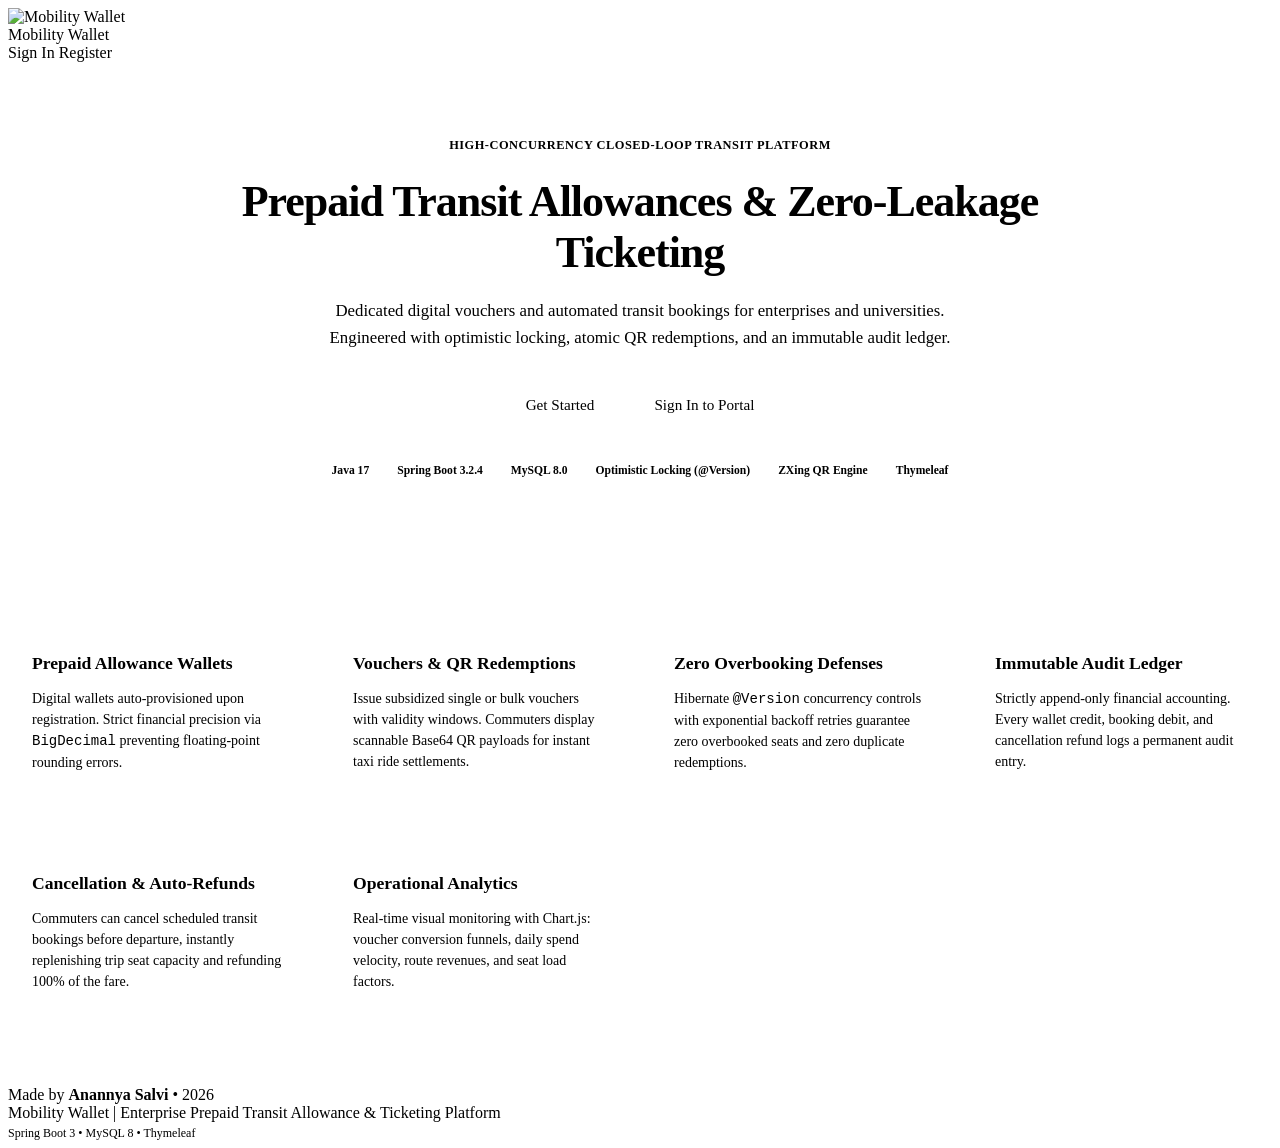
<file: src/main/resources/templates/index.html>
<!DOCTYPE html>
<html lang="en" xmlns:th="http://www.thymeleaf.org">
<head>
    <meta charset="UTF-8">
    <meta name="viewport" content="width=device-width, initial-scale=1.0">
    <meta name="theme-color" content="#0F172A">
    <title>Mobility Wallet | Enterprise Transit Allowance & Ticketing Platform</title>
    <link rel="icon" type="image/svg+xml" th:href="@{/favicon.svg}">
    <link rel="alternate icon" type="image/png" th:href="@{/favicon.png}">
    <link rel="stylesheet" th:href="@{/css/main.css}">
    <style>
        .hero {
            padding: 4.5rem 1.5rem;
            text-align: center;
            background: var(--color-bg);
            border-bottom: 1px solid var(--border);
        }
        .hero-badge {
            display: inline-flex;
            align-items: center;
            padding: 0.25rem 0.75rem;
            background: var(--neutral-100);
            border: 1px solid var(--border);
            border-radius: var(--radius-xs);
            font-size: 0.775rem;
            font-weight: 700;
            color: var(--primary);
            text-transform: uppercase;
            letter-spacing: 0.5px;
            margin-bottom: 1.25rem;
        }
        .hero-title {
            font-size: 2.75rem;
            font-weight: 800;
            letter-spacing: -1px;
            color: var(--neutral-900);
            max-width: 820px;
            margin: 0 auto 1.25rem;
            line-height: 1.15;
        }
        .hero-title span {
            color: var(--primary);
            border-bottom: 3px solid var(--accent);
        }
        .hero-desc {
            font-size: 1.05rem;
            color: var(--text-secondary);
            max-width: 660px;
            margin: 0 auto 2rem;
            line-height: 1.6;
        }
        .hero-cta {
            display: flex;
            justify-content: center;
            gap: 0.75rem;
            flex-wrap: wrap;
        }
        .feature-grid {
            display: grid;
            grid-template-columns: repeat(auto-fit, minmax(280px, 1fr));
            gap: 1.25rem;
            margin: 3.5rem 0;
        }
        .feature-card {
            background: var(--color-surface);
            border: 1px solid var(--border);
            border-radius: var(--radius-md);
            padding: 1.5rem;
            box-shadow: var(--shadow-sm);
            transition: border-color 0.15s ease;
        }
        .feature-card:hover {
            border-color: var(--border-hover);
        }
        .feature-card h3 {
            font-size: 1.1rem;
            font-weight: 700;
            margin-bottom: 0.4rem;
            color: var(--neutral-900);
        }
        .feature-card p {
            color: var(--text-secondary);
            font-size: 0.875rem;
            line-height: 1.5;
        }
        .tech-pill {
            background: var(--neutral-100);
            padding: 0.2rem 0.55rem;
            border-radius: var(--radius-xs);
            font-size: 0.725rem;
            font-weight: 600;
            color: var(--neutral-700);
            border: 1px solid var(--border);
            display: inline-block;
            margin: 0.2rem;
        }
    </style>
</head>
<body>
    <header class="navbar">
        <div class="nav-container">
            <a th:href="@{/}" class="brand-logo">
                <img th:src="@{/images/logo-dark.svg}" alt="Mobility Wallet" height="32" width="32" class="brand-logo-img">
                <div class="brand-logo-text">Mobility Wallet</div>
            </a>
            <div class="nav-actions">
                <a th:href="@{/login}" class="btn btn-secondary btn-sm">Sign In</a>
                <a th:href="@{/register}" class="btn btn-primary btn-sm">Register</a>
            </div>
        </div>
    </header>

    <main>
        <section class="hero">
            <div class="hero-badge">
                High-Concurrency Closed-Loop Transit Platform
            </div>
            <h1 class="hero-title">
                Prepaid Transit Allowances & <span>Zero-Leakage</span> Ticketing
            </h1>
            <p class="hero-desc">
                Dedicated digital vouchers and automated transit bookings for enterprises and universities. Engineered with optimistic locking, atomic QR redemptions, and an immutable audit ledger.
            </p>
            <div class="hero-cta">
                <a th:href="@{/register}" class="btn btn-primary" style="padding: 0.75rem 1.5rem; font-size: 0.95rem;">
                    Get Started
                </a>
                <a th:href="@{/login}" class="btn btn-secondary" style="padding: 0.75rem 1.5rem; font-size: 0.95rem;">
                    Sign In to Portal
                </a>
            </div>
            <div style="margin-top: 2rem;">
                <span class="tech-pill">Java 17</span>
                <span class="tech-pill">Spring Boot 3.2.4</span>
                <span class="tech-pill">MySQL 8.0</span>
                <span class="tech-pill">Optimistic Locking (@Version)</span>
                <span class="tech-pill">ZXing QR Engine</span>
                <span class="tech-pill">Thymeleaf</span>
            </div>
        </section>

        <div class="container">
            <div class="feature-grid">
                <div class="feature-card">
                    <h3>Prepaid Allowance Wallets</h3>
                    <p>Digital wallets auto-provisioned upon registration. Strict financial precision via <code>BigDecimal</code> preventing floating-point rounding errors.</p>
                </div>
                <div class="feature-card">
                    <h3>Vouchers & QR Redemptions</h3>
                    <p>Issue subsidized single or bulk vouchers with validity windows. Commuters display scannable Base64 QR payloads for instant taxi ride settlements.</p>
                </div>
                <div class="feature-card">
                    <h3>Zero Overbooking Defenses</h3>
                    <p>Hibernate <code>@Version</code> concurrency controls with exponential backoff retries guarantee zero overbooked seats and zero duplicate redemptions.</p>
                </div>
                <div class="feature-card">
                    <h3>Immutable Audit Ledger</h3>
                    <p>Strictly append-only financial accounting. Every wallet credit, booking debit, and cancellation refund logs a permanent audit entry.</p>
                </div>
                <div class="feature-card">
                    <h3>Cancellation & Auto-Refunds</h3>
                    <p>Commuters can cancel scheduled transit bookings before departure, instantly replenishing trip seat capacity and refunding 100% of the fare.</p>
                </div>
                <div class="feature-card">
                    <h3>Operational Analytics</h3>
                    <p>Real-time visual monitoring with Chart.js: voucher conversion funnels, daily spend velocity, route revenues, and seat load factors.</p>
                </div>
            </div>
        </div>
    </main>

    <footer class="site-footer">
        <div class="footer-content">
            <div class="credits">Made by <strong>Anannya Salvi</strong> • 2026</div>
            <div>Mobility Wallet | Enterprise Prepaid Transit Allowance &amp; Ticketing Platform</div>
            <div style="font-size: 0.75rem; color: var(--text-muted); margin-top: 0.25rem;">Spring Boot 3 • MySQL 8 • Thymeleaf</div>
        </div>
    </footer>
</body>
</html>
</file>
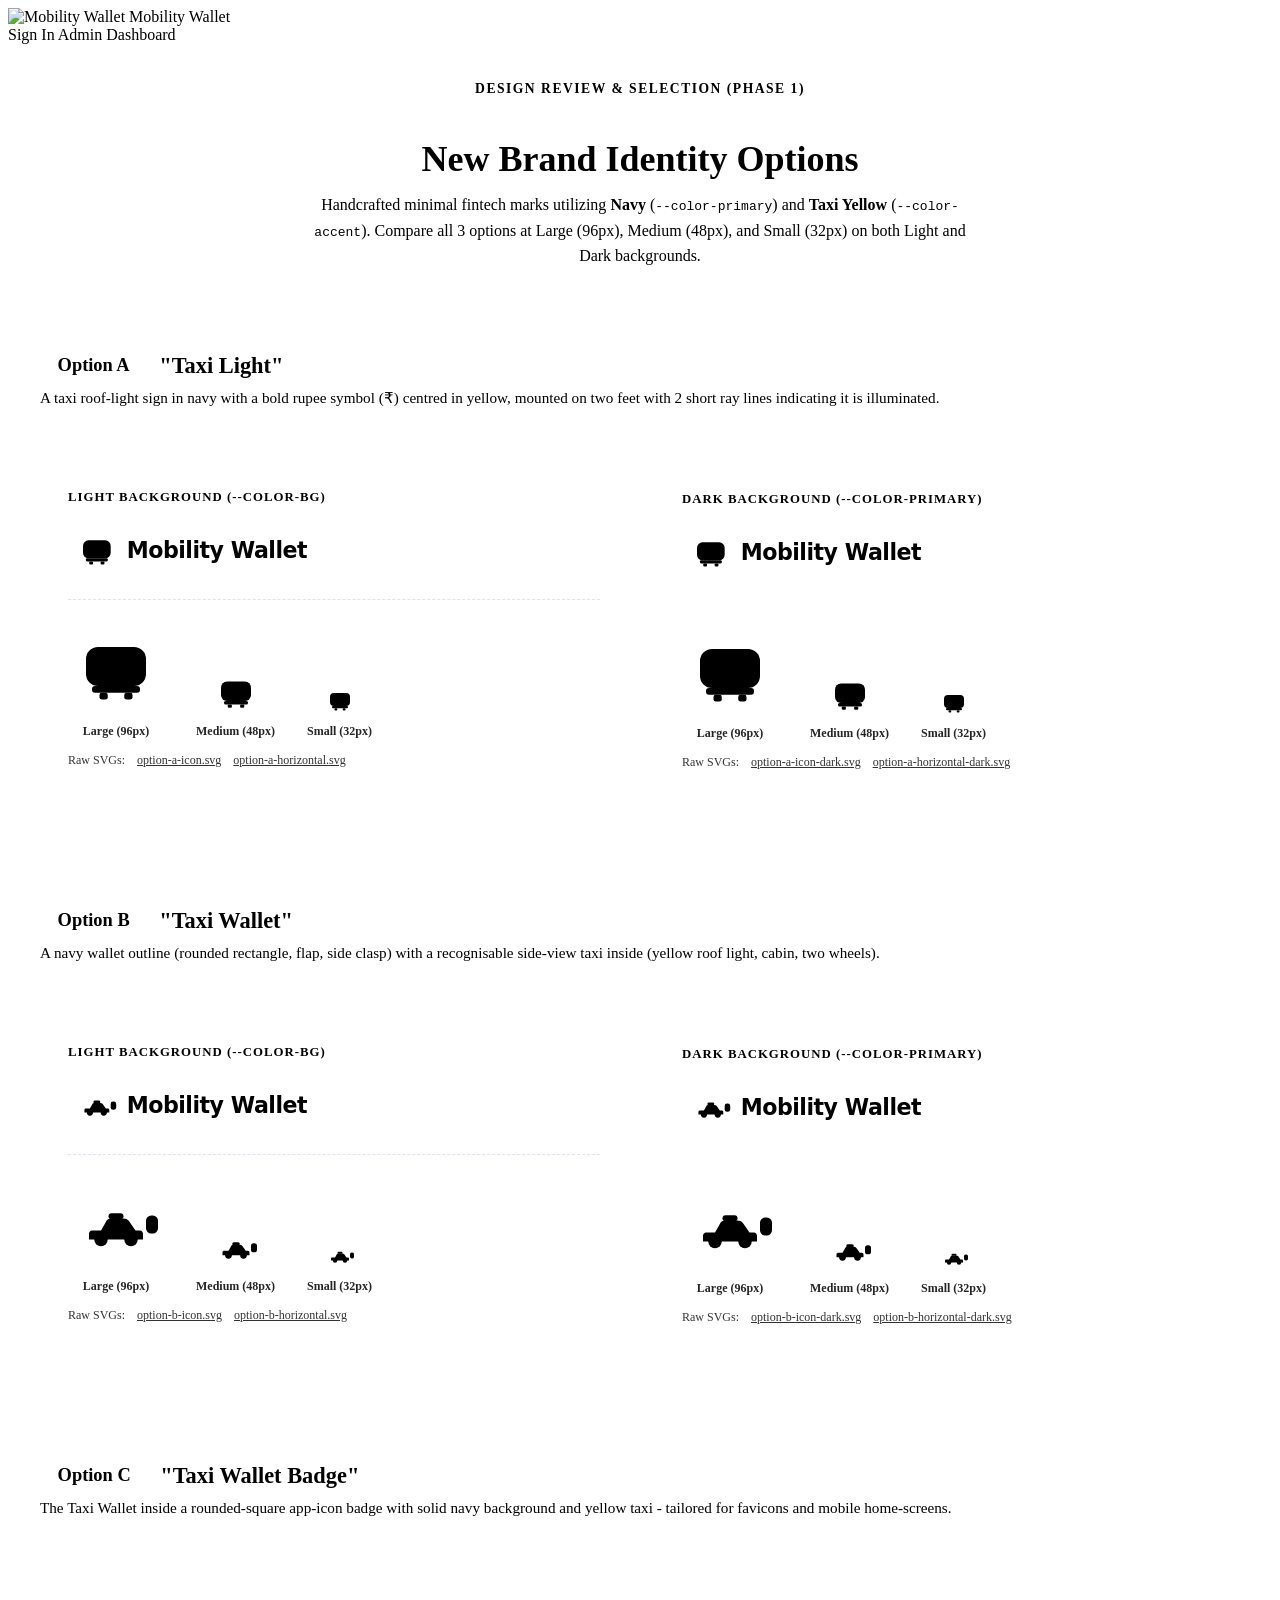
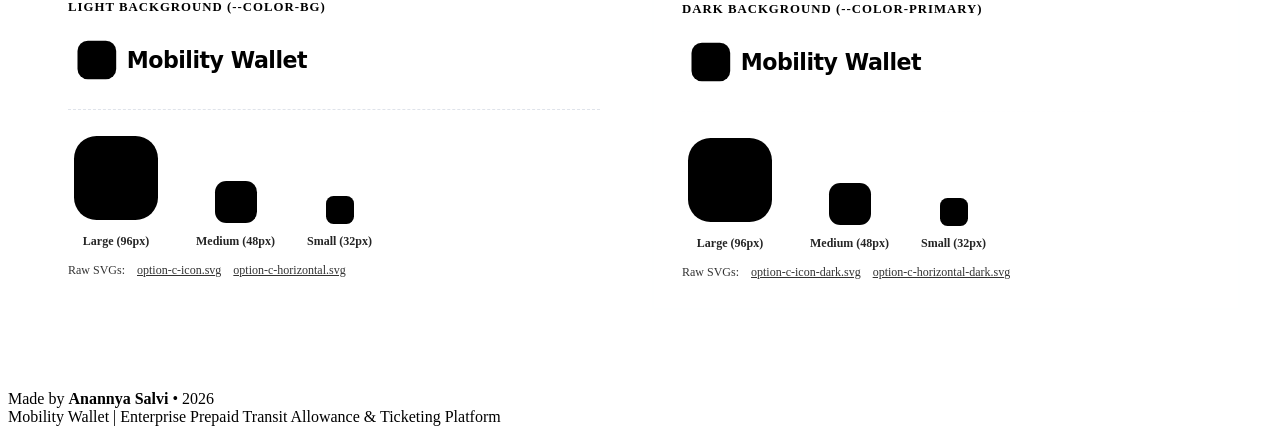
<file: src/main/resources/templates/logo-preview.html>
<!DOCTYPE html>
<html lang="en" xmlns:th="http://www.thymeleaf.org">
<head>
    <meta charset="UTF-8">
    <meta name="viewport" content="width=device-width, initial-scale=1.0">
    <title>Brand Identity &amp; Logo Selection | Mobility Wallet</title>
    <link rel="icon" type="image/svg+xml" th:href="@{/favicon.svg}">
    <link rel="alternate icon" type="image/png" th:href="@{/favicon.png}">
    <meta name="theme-color" content="#0F172A">
    <link rel="stylesheet" th:href="@{/css/theme.css}">
    <link rel="stylesheet" th:href="@{/css/main.css}">
    <style>
        .preview-grid {
            display: grid;
            grid-template-columns: 1fr;
            gap: 2.5rem;
            margin-bottom: 3rem;
        }

        .option-card {
            background: var(--bg-surface);
            border: 1px solid var(--border);
            border-radius: var(--radius-lg);
            padding: 2rem;
            box-shadow: var(--shadow-md);
        }

        .option-header {
            display: flex;
            align-items: center;
            justify-content: space-between;
            margin-bottom: 1.5rem;
            padding-bottom: 1rem;
            border-bottom: 1px solid var(--border);
            flex-wrap: wrap;
            gap: 0.75rem;
        }

        .option-badge {
            font-size: 1.15rem;
            font-weight: 800;
            padding: 0.4rem 1.1rem;
            border-radius: var(--radius-full);
            background: var(--color-primary);
            color: var(--color-accent);
            border: 1px solid var(--color-accent);
        }

        .display-split {
            display: grid;
            grid-template-columns: repeat(auto-fit, minmax(320px, 1fr));
            gap: 1.5rem;
        }

        .bg-light-box {
            background: var(--color-bg);
            border: 2px solid var(--border);
            border-radius: var(--radius-md);
            padding: 1.75rem;
            box-shadow: var(--shadow-sm);
        }

        .bg-dark-box {
            background: var(--color-primary);
            border: 2px solid rgba(248, 250, 252, 0.15);
            border-radius: var(--radius-md);
            padding: 1.75rem;
            box-shadow: var(--shadow-md);
            color: var(--color-text-on-dark);
        }

        .box-label {
            font-size: 0.8rem;
            font-weight: 700;
            letter-spacing: 1px;
            text-transform: uppercase;
            margin-bottom: 1.25rem;
            display: flex;
            align-items: center;
            gap: 0.4rem;
        }

        .sizes-row {
            display: flex;
            align-items: flex-end;
            gap: 2rem;
            margin-top: 1.5rem;
            padding-top: 1.25rem;
            border-top: 1px dashed rgba(148, 163, 184, 0.3);
            flex-wrap: wrap;
        }

        .size-item {
            display: flex;
            flex-direction: column;
            align-items: center;
            gap: 0.5rem;
            font-size: 0.75rem;
            font-weight: 600;
        }

        .size-item span {
            opacity: 0.85;
        }

        .horizontal-logo-preview {
            max-width: 250px;
            width: 100%;
            height: auto;
            display: block;
        }

        .file-links {
            margin-top: 0.85rem;
            font-size: 0.75rem;
            display: flex;
            gap: 0.75rem;
            flex-wrap: wrap;
            opacity: 0.8;
        }

        .file-links a {
            color: inherit;
            text-decoration: underline;
        }
    </style>
</head>
<body>
    <!-- SVG Vector Definitions - Bound dynamically to theme.css CSS variables -->
    <svg style="display: none;" xmlns="http://www.w3.org/2000/svg">
        <!-- OPTION A: Taxi Light -->
        <symbol id="opt-a-icon" viewBox="0 0 64 64">
            <line x1="24" y1="13" x2="20" y2="7" stroke="var(--color-accent)" stroke-width="3.5" stroke-linecap="round" />
            <line x1="40" y1="13" x2="44" y2="7" stroke="var(--color-accent)" stroke-width="3.5" stroke-linecap="round" />
            <rect x="12" y="18" width="40" height="26" rx="8" fill="var(--color-primary)" />
            <rect x="16" y="44" width="32" height="4.5" rx="2" fill="var(--color-primary)" />
            <rect x="21" y="48.5" width="5.5" height="4.5" rx="1.5" fill="var(--color-primary)" />
            <rect x="37.5" y="48.5" width="5.5" height="4.5" rx="1.5" fill="var(--color-primary)" />
            <line x1="25" y1="24.5" x2="39" y2="24.5" stroke="var(--color-accent)" stroke-width="3" stroke-linecap="round" />
            <line x1="25" y1="29" x2="36" y2="29" stroke="var(--color-accent)" stroke-width="3" stroke-linecap="round" />
            <path d="M 28 24.5 L 28 34 C 34.5 34 34.5 24.5 28 24.5" fill="none" stroke="var(--color-accent)" stroke-width="3" stroke-linecap="round" stroke-linejoin="round" />
            <line x1="29.5" y1="33.5" x2="37.5" y2="40" stroke="var(--color-accent)" stroke-width="3" stroke-linecap="round" />
        </symbol>

        <symbol id="opt-a-icon-dark" viewBox="0 0 64 64">
            <line x1="24" y1="13" x2="20" y2="7" stroke="var(--color-accent)" stroke-width="3.5" stroke-linecap="round" />
            <line x1="40" y1="13" x2="44" y2="7" stroke="var(--color-accent)" stroke-width="3.5" stroke-linecap="round" />
            <rect x="12" y="18" width="40" height="26" rx="8" fill="var(--color-accent)" />
            <rect x="16" y="44" width="32" height="4.5" rx="2" fill="var(--color-text-on-dark)" />
            <rect x="21" y="48.5" width="5.5" height="4.5" rx="1.5" fill="var(--color-text-on-dark)" />
            <rect x="37.5" y="48.5" width="5.5" height="4.5" rx="1.5" fill="var(--color-text-on-dark)" />
            <line x1="25" y1="24.5" x2="39" y2="24.5" stroke="var(--color-primary)" stroke-width="3" stroke-linecap="round" />
            <line x1="25" y1="29" x2="36" y2="29" stroke="var(--color-primary)" stroke-width="3" stroke-linecap="round" />
            <path d="M 28 24.5 L 28 34 C 34.5 34 34.5 24.5 28 24.5" fill="none" stroke="var(--color-primary)" stroke-width="3" stroke-linecap="round" stroke-linejoin="round" />
            <line x1="29.5" y1="33.5" x2="37.5" y2="40" stroke="var(--color-primary)" stroke-width="3" stroke-linecap="round" />
        </symbol>

        <symbol id="opt-a-horizontal" viewBox="0 0 250 52">
            <use href="#opt-a-icon" x="2" y="3" width="46" height="46" />
            <text x="56" y="34" font-family="system-ui, -apple-system, 'Inter', 'Segoe UI', Roboto, sans-serif" font-size="23" font-weight="800" letter-spacing="-0.5">
                <tspan fill="var(--color-primary)">Mobility </tspan>
                <tspan fill="var(--color-accent)">Wallet</tspan>
            </text>
        </symbol>

        <symbol id="opt-a-horizontal-dark" viewBox="0 0 250 52">
            <use href="#opt-a-icon-dark" x="2" y="3" width="46" height="46" />
            <text x="56" y="34" font-family="system-ui, -apple-system, 'Inter', 'Segoe UI', Roboto, sans-serif" font-size="23" font-weight="800" letter-spacing="-0.5">
                <tspan fill="var(--color-text-on-dark)">Mobility </tspan>
                <tspan fill="var(--color-accent)">Wallet</tspan>
            </text>
        </symbol>

        <!-- OPTION B: Taxi Wallet -->
        <symbol id="opt-b-icon" viewBox="0 0 64 64">
            <rect x="6" y="8" width="52" height="48" rx="10" fill="none" stroke="var(--color-primary)" stroke-width="3.5" />
            <path d="M 6 22 Q 28 25 58 20" fill="none" stroke="var(--color-primary)" stroke-width="3.5" stroke-linecap="round" />
            <rect x="52" y="27" width="8" height="12" rx="3.5" fill="var(--color-accent)" stroke="var(--color-primary)" stroke-width="2" />
            <circle cx="55.5" cy="33" r="1.5" fill="var(--color-primary)" />
            <rect x="27" y="25.5" width="10" height="4" rx="2" fill="var(--color-accent)" stroke="var(--color-primary)" stroke-width="1.5" />
            <path d="M 14 43 L 14 39 C 14 38 15 37 16 37 L 22 37 L 26 30 C 27 29 28.5 29 30 29 L 37 29 C 38.5 29 39.5 29.5 40.5 30.5 L 45 37 L 48 37 C 49 37 50 38 50 39 L 50 43 Z" fill="var(--color-primary)" />
            <path d="M 28 32 L 35 32 L 38 36 L 25 36 Z" fill="var(--color-bg)" />
            <circle cx="22" cy="43" r="4.5" fill="var(--color-bg)" stroke="var(--color-primary)" stroke-width="3" />
            <circle cx="42" cy="43" r="4.5" fill="var(--color-bg)" stroke="var(--color-primary)" stroke-width="3" />
        </symbol>

        <symbol id="opt-b-icon-dark" viewBox="0 0 64 64">
            <rect x="6" y="8" width="52" height="48" rx="10" fill="none" stroke="var(--color-text-on-dark)" stroke-width="3.5" />
            <path d="M 6 22 Q 28 25 58 20" fill="none" stroke="var(--color-text-on-dark)" stroke-width="3.5" stroke-linecap="round" />
            <rect x="52" y="27" width="8" height="12" rx="3.5" fill="var(--color-accent)" stroke="var(--color-text-on-dark)" stroke-width="2" />
            <circle cx="55.5" cy="33" r="1.5" fill="var(--color-primary)" />
            <rect x="27" y="25.5" width="10" height="4" rx="2" fill="var(--color-accent)" />
            <path d="M 14 43 L 14 39 C 14 38 15 37 16 37 L 22 37 L 26 30 C 27 29 28.5 29 30 29 L 37 29 C 38.5 29 39.5 29.5 40.5 30.5 L 45 37 L 48 37 C 49 37 50 38 50 39 L 50 43 Z" fill="var(--color-accent)" />
            <path d="M 28 32 L 35 32 L 38 36 L 25 36 Z" fill="var(--color-primary)" />
            <circle cx="22" cy="43" r="4.5" fill="var(--color-primary)" stroke="var(--color-accent)" stroke-width="3" />
            <circle cx="42" cy="43" r="4.5" fill="var(--color-primary)" stroke="var(--color-accent)" stroke-width="3" />
        </symbol>

        <symbol id="opt-b-horizontal" viewBox="0 0 250 52">
            <use href="#opt-b-icon" x="2" y="3" width="46" height="46" />
            <text x="56" y="34" font-family="system-ui, -apple-system, 'Inter', 'Segoe UI', Roboto, sans-serif" font-size="23" font-weight="800" letter-spacing="-0.5">
                <tspan fill="var(--color-primary)">Mobility </tspan>
                <tspan fill="var(--color-accent)">Wallet</tspan>
            </text>
        </symbol>

        <symbol id="opt-b-horizontal-dark" viewBox="0 0 250 52">
            <use href="#opt-b-icon-dark" x="2" y="3" width="46" height="46" />
            <text x="56" y="34" font-family="system-ui, -apple-system, 'Inter', 'Segoe UI', Roboto, sans-serif" font-size="23" font-weight="800" letter-spacing="-0.5">
                <tspan fill="var(--color-text-on-dark)">Mobility </tspan>
                <tspan fill="var(--color-accent)">Wallet</tspan>
            </text>
        </symbol>

        <!-- OPTION C: Taxi Wallet Badge -->
        <symbol id="opt-c-icon" viewBox="0 0 64 64">
            <rect x="4" y="4" width="56" height="56" rx="15" fill="var(--color-primary)" />
            <rect x="9" y="11" width="46" height="42" rx="8" fill="none" stroke="var(--color-text-on-dark)" stroke-width="2" stroke-opacity="0.35" />
            <path d="M 9 22 Q 26 25 50 21" fill="none" stroke="var(--color-text-on-dark)" stroke-width="2" stroke-opacity="0.35" stroke-linecap="round" />
            <rect x="47" y="26.5" width="8" height="11" rx="3" fill="var(--color-accent)" />
            <circle cx="50.5" cy="32" r="1.3" fill="var(--color-primary)" />
            <line x1="26" y1="22" x2="23" y2="18" stroke="var(--color-accent)" stroke-width="2.5" stroke-linecap="round" />
            <line x1="38" y1="22" x2="41" y2="18" stroke="var(--color-accent)" stroke-width="2.5" stroke-linecap="round" />
            <rect x="27" y="25" width="10" height="4" rx="2" fill="var(--color-accent)" />
            <path d="M 14 43 L 14 39 C 14 38 15 37 16 37 L 22 37 L 26 30 C 27 29 28.5 29 30 29 L 37 29 C 38.5 29 39.5 29.5 40.5 30.5 L 45 37 L 48 37 C 49 37 50 38 50 39 L 50 43 Z" fill="var(--color-accent)" />
            <path d="M 28 32 L 35 32 L 38 36 L 25 36 Z" fill="var(--color-primary)" />
            <circle cx="22" cy="43" r="4.5" fill="var(--color-primary)" stroke="var(--color-accent)" stroke-width="2.5" />
            <circle cx="42" cy="43" r="4.5" fill="var(--color-primary)" stroke="var(--color-accent)" stroke-width="2.5" />
        </symbol>

        <symbol id="opt-c-icon-dark" viewBox="0 0 64 64">
            <rect x="4" y="4" width="56" height="56" rx="15" fill="var(--color-primary)" stroke="var(--color-accent)" stroke-width="2.5" />
            <rect x="9" y="11" width="46" height="42" rx="8" fill="none" stroke="var(--color-text-on-dark)" stroke-width="2" stroke-opacity="0.35" />
            <path d="M 9 22 Q 26 25 50 21" fill="none" stroke="var(--color-text-on-dark)" stroke-width="2" stroke-opacity="0.35" stroke-linecap="round" />
            <rect x="47" y="26.5" width="8" height="11" rx="3" fill="var(--color-accent)" />
            <circle cx="50.5" cy="32" r="1.3" fill="var(--color-primary)" />
            <line x1="26" y1="22" x2="23" y2="18" stroke="var(--color-accent)" stroke-width="2.5" stroke-linecap="round" />
            <line x1="38" y1="22" x2="41" y2="18" stroke="var(--color-accent)" stroke-width="2.5" stroke-linecap="round" />
            <rect x="27" y="25" width="10" height="4" rx="2" fill="var(--color-accent)" />
            <path d="M 14 43 L 14 39 C 14 38 15 37 16 37 L 22 37 L 26 30 C 27 29 28.5 29 30 29 L 37 29 C 38.5 29 39.5 29.5 40.5 30.5 L 45 37 L 48 37 C 49 37 50 38 50 39 L 50 43 Z" fill="var(--color-accent)" />
            <path d="M 28 32 L 35 32 L 38 36 L 25 36 Z" fill="var(--color-primary)" />
            <circle cx="22" cy="43" r="4.5" fill="var(--color-primary)" stroke="var(--color-accent)" stroke-width="2.5" />
            <circle cx="42" cy="43" r="4.5" fill="var(--color-primary)" stroke="var(--color-accent)" stroke-width="2.5" />
        </symbol>

        <symbol id="opt-c-horizontal" viewBox="0 0 250 52">
            <use href="#opt-c-icon" x="2" y="3" width="46" height="46" />
            <text x="56" y="34" font-family="system-ui, -apple-system, 'Inter', 'Segoe UI', Roboto, sans-serif" font-size="23" font-weight="800" letter-spacing="-0.5">
                <tspan fill="var(--color-primary)">Mobility </tspan>
                <tspan fill="var(--color-accent)">Wallet</tspan>
            </text>
        </symbol>

        <symbol id="opt-c-horizontal-dark" viewBox="0 0 250 52">
            <use href="#opt-c-icon-dark" x="2" y="3" width="46" height="46" />
            <text x="56" y="34" font-family="system-ui, -apple-system, 'Inter', 'Segoe UI', Roboto, sans-serif" font-size="23" font-weight="800" letter-spacing="-0.5">
                <tspan fill="var(--color-text-on-dark)">Mobility </tspan>
                <tspan fill="var(--color-accent)">Wallet</tspan>
            </text>
        </symbol>
    </svg>

    <header class="navbar">
        <div class="nav-container">
            <a th:href="@{/}" class="brand-logo">
                <img th:src="@{/images/logo.svg}" alt="Mobility Wallet" height="32" class="brand-logo-img">
                <span class="brand-logo-text">Mobility Wallet</span>
            </a>
            <div class="nav-actions">
                <a th:href="@{/login}" class="btn btn-secondary btn-sm">Sign In</a>
                <a th:href="@{/admin/dashboard}" class="btn btn-primary btn-sm">Admin Dashboard</a>
            </div>
        </div>
    </header>

    <main class="container">
        <div class="page-header" style="text-align: center; display: block; margin: 2rem 0 3rem;">
            <div style="display: inline-block; font-size: 0.85rem; font-weight: 800; color: var(--color-primary); background: var(--color-accent); padding: 0.3rem 0.8rem; border-radius: var(--radius-sm); text-transform: uppercase; letter-spacing: 1.5px; margin-bottom: 0.75rem;">
                Design Review &amp; Selection (Phase 1)
            </div>
            <h1 class="page-title" style="font-size: 2.25rem; margin-bottom: 0.75rem; color: var(--color-primary);">New Brand Identity Options</h1>
            <p class="page-subtitle" style="max-width: 680px; margin: 0 auto; line-height: 1.6; color: var(--text-secondary);">
                Handcrafted minimal fintech marks utilizing <strong>Navy</strong> (<code>--color-primary</code>) and <strong>Taxi Yellow</strong> (<code>--color-accent</code>). Compare all 3 options at Large (96px), Medium (48px), and Small (32px) on both Light and Dark backgrounds.
            </p>
        </div>

        <div class="preview-grid">
            <!-- OPTION A: Taxi Light -->
            <div class="option-card" id="option-a-card">
                <div class="option-header">
                    <div>
                        <div style="display: flex; align-items: center; gap: 0.75rem;">
                            <span class="option-badge">Option A</span>
                            <h2 style="font-size: 1.4rem; font-weight: 800; color: var(--color-primary); margin: 0;">"Taxi Light"</h2>
                        </div>
                        <p style="font-size: 0.95rem; color: var(--text-secondary); margin-top: 0.4rem;">
                            A taxi roof-light sign in navy with a bold rupee symbol (₹) centred in yellow, mounted on two feet with 2 short ray lines indicating it is illuminated.
                        </p>
                    </div>
                </div>

                <div class="display-split">
                    <!-- Light Box -->
                    <div class="bg-light-box">
                        <div class="box-label" style="color: var(--color-primary);">Light Background (--color-bg)</div>
                        <svg class="horizontal-logo-preview" viewBox="0 0 260 52"><use href="#opt-a-horizontal" /></svg>
                        
                        <div class="sizes-row">
                            <div class="size-item">
                                <svg style="width: 96px; height: 96px;" viewBox="0 0 64 64"><use href="#opt-a-icon" /></svg>
                                <span>Large (96px)</span>
                            </div>
                            <div class="size-item">
                                <svg style="width: 48px; height: 48px;" viewBox="0 0 64 64"><use href="#opt-a-icon" /></svg>
                                <span>Medium (48px)</span>
                            </div>
                            <div class="size-item">
                                <svg style="width: 32px; height: 32px;" viewBox="0 0 64 64"><use href="#opt-a-icon" /></svg>
                                <span>Small (32px)</span>
                            </div>
                        </div>

                        <div class="file-links">
                            <span>Raw SVGs:</span>
                            <a th:href="@{/images/logo-options/option-a-icon.svg}" target="_blank">option-a-icon.svg</a>
                            <a th:href="@{/images/logo-options/option-a-horizontal.svg}" target="_blank">option-a-horizontal.svg</a>
                        </div>
                    </div>

                    <!-- Dark Box -->
                    <div class="bg-dark-box">
                        <div class="box-label" style="color: var(--color-text-on-dark);">Dark Background (--color-primary)</div>
                        <svg class="horizontal-logo-preview" viewBox="0 0 260 52"><use href="#opt-a-horizontal-dark" /></svg>

                        <div class="sizes-row" style="border-top-color: rgba(248, 250, 252, 0.2);">
                            <div class="size-item">
                                <svg style="width: 96px; height: 96px;" viewBox="0 0 64 64"><use href="#opt-a-icon-dark" /></svg>
                                <span>Large (96px)</span>
                            </div>
                            <div class="size-item">
                                <svg style="width: 48px; height: 48px;" viewBox="0 0 64 64"><use href="#opt-a-icon-dark" /></svg>
                                <span>Medium (48px)</span>
                            </div>
                            <div class="size-item">
                                <svg style="width: 32px; height: 32px;" viewBox="0 0 64 64"><use href="#opt-a-icon-dark" /></svg>
                                <span>Small (32px)</span>
                            </div>
                        </div>

                        <div class="file-links">
                            <span>Raw SVGs:</span>
                            <a th:href="@{/images/logo-options/option-a-icon-dark.svg}" target="_blank" style="color: var(--color-accent);">option-a-icon-dark.svg</a>
                            <a th:href="@{/images/logo-options/option-a-horizontal-dark.svg}" target="_blank" style="color: var(--color-accent);">option-a-horizontal-dark.svg</a>
                        </div>
                    </div>
                </div>
            </div>

            <!-- OPTION B: Taxi Wallet -->
            <div class="option-card" id="option-b-card">
                <div class="option-header">
                    <div>
                        <div style="display: flex; align-items: center; gap: 0.75rem;">
                            <span class="option-badge">Option B</span>
                            <h2 style="font-size: 1.4rem; font-weight: 800; color: var(--color-primary); margin: 0;">"Taxi Wallet"</h2>
                        </div>
                        <p style="font-size: 0.95rem; color: var(--text-secondary); margin-top: 0.4rem;">
                            A navy wallet outline (rounded rectangle, flap, side clasp) with a recognisable side-view taxi inside (yellow roof light, cabin, two wheels).
                        </p>
                    </div>
                </div>

                <div class="display-split">
                    <!-- Light Box -->
                    <div class="bg-light-box">
                        <div class="box-label" style="color: var(--color-primary);">Light Background (--color-bg)</div>
                        <svg class="horizontal-logo-preview" viewBox="0 0 260 52"><use href="#opt-b-horizontal" /></svg>

                        <div class="sizes-row">
                            <div class="size-item">
                                <svg style="width: 96px; height: 96px;" viewBox="0 0 64 64"><use href="#opt-b-icon" /></svg>
                                <span>Large (96px)</span>
                            </div>
                            <div class="size-item">
                                <svg style="width: 48px; height: 48px;" viewBox="0 0 64 64"><use href="#opt-b-icon" /></svg>
                                <span>Medium (48px)</span>
                            </div>
                            <div class="size-item">
                                <svg style="width: 32px; height: 32px;" viewBox="0 0 64 64"><use href="#opt-b-icon" /></svg>
                                <span>Small (32px)</span>
                            </div>
                        </div>

                        <div class="file-links">
                            <span>Raw SVGs:</span>
                            <a th:href="@{/images/logo-options/option-b-icon.svg}" target="_blank">option-b-icon.svg</a>
                            <a th:href="@{/images/logo-options/option-b-horizontal.svg}" target="_blank">option-b-horizontal.svg</a>
                        </div>
                    </div>

                    <!-- Dark Box -->
                    <div class="bg-dark-box">
                        <div class="box-label" style="color: var(--color-text-on-dark);">Dark Background (--color-primary)</div>
                        <svg class="horizontal-logo-preview" viewBox="0 0 260 52"><use href="#opt-b-horizontal-dark" /></svg>

                        <div class="sizes-row" style="border-top-color: rgba(248, 250, 252, 0.2);">
                            <div class="size-item">
                                <svg style="width: 96px; height: 96px;" viewBox="0 0 64 64"><use href="#opt-b-icon-dark" /></svg>
                                <span>Large (96px)</span>
                            </div>
                            <div class="size-item">
                                <svg style="width: 48px; height: 48px;" viewBox="0 0 64 64"><use href="#opt-b-icon-dark" /></svg>
                                <span>Medium (48px)</span>
                            </div>
                            <div class="size-item">
                                <svg style="width: 32px; height: 32px;" viewBox="0 0 64 64"><use href="#opt-b-icon-dark" /></svg>
                                <span>Small (32px)</span>
                            </div>
                        </div>

                        <div class="file-links">
                            <span>Raw SVGs:</span>
                            <a th:href="@{/images/logo-options/option-b-icon-dark.svg}" target="_blank" style="color: var(--color-accent);">option-b-icon-dark.svg</a>
                            <a th:href="@{/images/logo-options/option-b-horizontal-dark.svg}" target="_blank" style="color: var(--color-accent);">option-b-horizontal-dark.svg</a>
                        </div>
                    </div>
                </div>
            </div>

            <!-- OPTION C: Taxi Wallet Badge -->
            <div class="option-card" id="option-c-card">
                <div class="option-header">
                    <div>
                        <div style="display: flex; align-items: center; gap: 0.75rem;">
                            <span class="option-badge">Option C</span>
                            <h2 style="font-size: 1.4rem; font-weight: 800; color: var(--color-primary); margin: 0;">"Taxi Wallet Badge"</h2>
                        </div>
                        <p style="font-size: 0.95rem; color: var(--text-secondary); margin-top: 0.4rem;">
                            The Taxi Wallet inside a rounded-square app-icon badge with solid navy background and yellow taxi - tailored for favicons and mobile home-screens.
                        </p>
                    </div>
                </div>

                <div class="display-split">
                    <!-- Light Box -->
                    <div class="bg-light-box">
                        <div class="box-label" style="color: var(--color-primary);">Light Background (--color-bg)</div>
                        <svg class="horizontal-logo-preview" viewBox="0 0 260 52"><use href="#opt-c-horizontal" /></svg>

                        <div class="sizes-row">
                            <div class="size-item">
                                <svg style="width: 96px; height: 96px;" viewBox="0 0 64 64"><use href="#opt-c-icon" /></svg>
                                <span>Large (96px)</span>
                            </div>
                            <div class="size-item">
                                <svg style="width: 48px; height: 48px;" viewBox="0 0 64 64"><use href="#opt-c-icon" /></svg>
                                <span>Medium (48px)</span>
                            </div>
                            <div class="size-item">
                                <svg style="width: 32px; height: 32px;" viewBox="0 0 64 64"><use href="#opt-c-icon" /></svg>
                                <span>Small (32px)</span>
                            </div>
                        </div>

                        <div class="file-links">
                            <span>Raw SVGs:</span>
                            <a th:href="@{/images/logo-options/option-c-icon.svg}" target="_blank">option-c-icon.svg</a>
                            <a th:href="@{/images/logo-options/option-c-horizontal.svg}" target="_blank">option-c-horizontal.svg</a>
                        </div>
                    </div>

                    <!-- Dark Box -->
                    <div class="bg-dark-box">
                        <div class="box-label" style="color: var(--color-text-on-dark);">Dark Background (--color-primary)</div>
                        <svg class="horizontal-logo-preview" viewBox="0 0 260 52"><use href="#opt-c-horizontal-dark" /></svg>

                        <div class="sizes-row" style="border-top-color: rgba(248, 250, 252, 0.2);">
                            <div class="size-item">
                                <svg style="width: 96px; height: 96px;" viewBox="0 0 64 64"><use href="#opt-c-icon-dark" /></svg>
                                <span>Large (96px)</span>
                            </div>
                            <div class="size-item">
                                <svg style="width: 48px; height: 48px;" viewBox="0 0 64 64"><use href="#opt-c-icon-dark" /></svg>
                                <span>Medium (48px)</span>
                            </div>
                            <div class="size-item">
                                <svg style="width: 32px; height: 32px;" viewBox="0 0 64 64"><use href="#opt-c-icon-dark" /></svg>
                                <span>Small (32px)</span>
                            </div>
                        </div>

                        <div class="file-links">
                            <span>Raw SVGs:</span>
                            <a th:href="@{/images/logo-options/option-c-icon-dark.svg}" target="_blank" style="color: var(--color-accent);">option-c-icon-dark.svg</a>
                            <a th:href="@{/images/logo-options/option-c-horizontal-dark.svg}" target="_blank" style="color: var(--color-accent);">option-c-horizontal-dark.svg</a>
                        </div>
                    </div>
                </div>
            </div>
        </div>
    </main>

    <footer class="site-footer">
        <div class="footer-content">
            <div class="credits">Made by <strong>Anannya Salvi</strong> • 2026</div>
            <div>Mobility Wallet | Enterprise Prepaid Transit Allowance &amp; Ticketing Platform</div>
        </div>
    </footer>
</body>
</html>
</file>
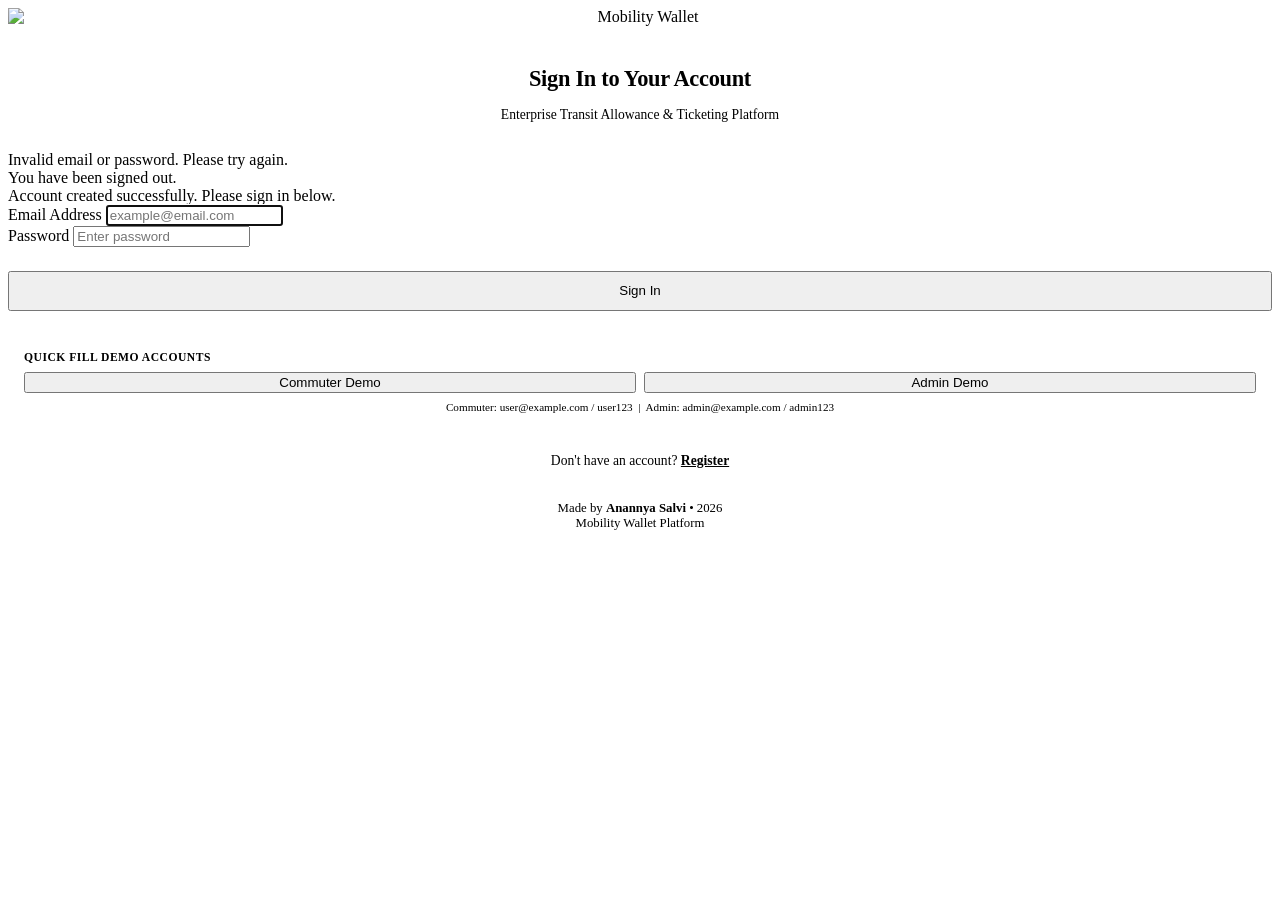
<file: src/main/resources/templates/auth/login.html>
<!DOCTYPE html>
<html lang="en" xmlns:th="http://www.thymeleaf.org">
<head>
    <meta charset="UTF-8">
    <meta name="viewport" content="width=device-width, initial-scale=1.0">
    <meta name="theme-color" content="#0F172A">
    <title>Sign In | Mobility Wallet</title>
    <link rel="icon" type="image/svg+xml" th:href="@{/favicon.svg}">
    <link rel="alternate icon" type="image/png" th:href="@{/favicon.png}">
    <link rel="stylesheet" th:href="@{/css/main.css}">
</head>
<body class="auth-wrapper">
    <div class="auth-card">
        <div style="text-align: center; margin-bottom: 1.75rem;">
            <img th:src="@{/images/logo.svg}" alt="Mobility Wallet" height="38" style="margin: 0 auto 1.25rem; display: block;">
            <h1 style="font-size: 1.4rem; font-weight: 700; color: var(--neutral-900); letter-spacing: -0.3px;">Sign In to Your Account</h1>
            <p style="font-size: 0.85rem; color: var(--text-secondary); margin-top: 0.25rem;">Enterprise Transit Allowance &amp; Ticketing Platform</p>
        </div>

        <!-- Flash alerts -->
        <div th:if="${param.error}" class="alert alert-danger">
            Invalid email or password. Please try again.
        </div>
        <div th:if="${param.logout}" class="alert alert-success">
            You have been signed out.
        </div>
        <div th:if="${param.registered}" class="alert alert-success">
            Account created successfully. Please sign in below.
        </div>

        <!-- Login form with CSRF -->
        <form id="loginForm" th:action="@{/login}" method="post" autocomplete="off">
            <input type="hidden" th:if="${_csrf != null}"
                   th:name="${_csrf.parameterName}" th:value="${_csrf.token}" />

            <div class="form-group">
                <label class="form-label" for="username">Email Address</label>
                <input type="email" id="username" name="username"
                       class="form-control" placeholder="example@email.com"
                       value="" autocomplete="off" required autofocus>
            </div>

            <div class="form-group" style="margin-bottom: 1.5rem;">
                <label class="form-label" for="password">Password</label>
                <input type="password" id="password" name="password"
                       class="form-control" placeholder="Enter password"
                       value="" autocomplete="new-password" required>
            </div>

            <button type="submit" id="btn-submit" class="btn btn-primary" style="width: 100%; padding: 0.65rem;">Sign In</button>
        </form>

        <!-- Quick Fill Demo Accounts -->
        <div style="margin-top: 1.5rem; padding: 1rem; background: var(--neutral-50); border: 1px solid var(--border); border-radius: var(--radius-xs);">
            <div style="font-size: 0.725rem; font-weight: 700; color: var(--text-secondary); margin-bottom: 0.5rem; text-transform: uppercase; letter-spacing: 0.5px;">
                Quick Fill Demo Accounts
            </div>
            <div style="display: flex; gap: 0.5rem;">
                <button type="button" id="btn-commuter-demo"
                        class="btn btn-secondary btn-sm" style="flex: 1;"
                        onclick="fillCreds('user@example.com', 'user123')">
                    Commuter Demo
                </button>
                <button type="button" id="btn-admin-demo"
                        class="btn btn-secondary btn-sm" style="flex: 1;"
                        onclick="fillCreds('admin@example.com', 'admin123')">
                    Admin Demo
                </button>
            </div>
            <div style="font-size: 0.7rem; color: var(--text-muted); margin-top: 0.5rem; text-align: center;">
                Commuter: user@example.com / user123 &nbsp;|&nbsp; Admin: admin@example.com / admin123
            </div>
        </div>

        <div style="text-align: center; margin-top: 1.5rem; font-size: 0.85rem; color: var(--text-secondary);">
            Don't have an account? <a th:href="@{/register}" style="color: var(--primary); font-weight: 600; text-decoration: underline;">Register</a>
        </div>
    </div>

    <footer style="margin-top: 2rem; text-align: center; font-size: 0.8rem; color: var(--text-muted);">
        <div>Made by <strong style="color: var(--neutral-800);">Anannya Salvi</strong> &bull; 2026</div>
        <div>Mobility Wallet Platform</div>
    </footer>

    <script>
        var userClickedDemo = false;

        function fillCreds(email, password) {
            userClickedDemo = true;
            var emailField = document.getElementById('username');
            var passField  = document.getElementById('password');
            if (emailField) {
                emailField.value = email;
            }
            if (passField) {
                passField.value = password;
            }
        }

        // Keep password and email blank on page load, preventing browser autofill of saved passwords
        function clearAutofill() {
            if (!userClickedDemo) {
                var passField = document.getElementById('password');
                if (passField) {
                    passField.value = '';
                }
            }
        }

        window.addEventListener('DOMContentLoaded', clearAutofill);
        window.addEventListener('load', function() {
            setTimeout(clearAutofill, 50);
            setTimeout(clearAutofill, 200);
        });
    </script>
</body>
</html>
</file>
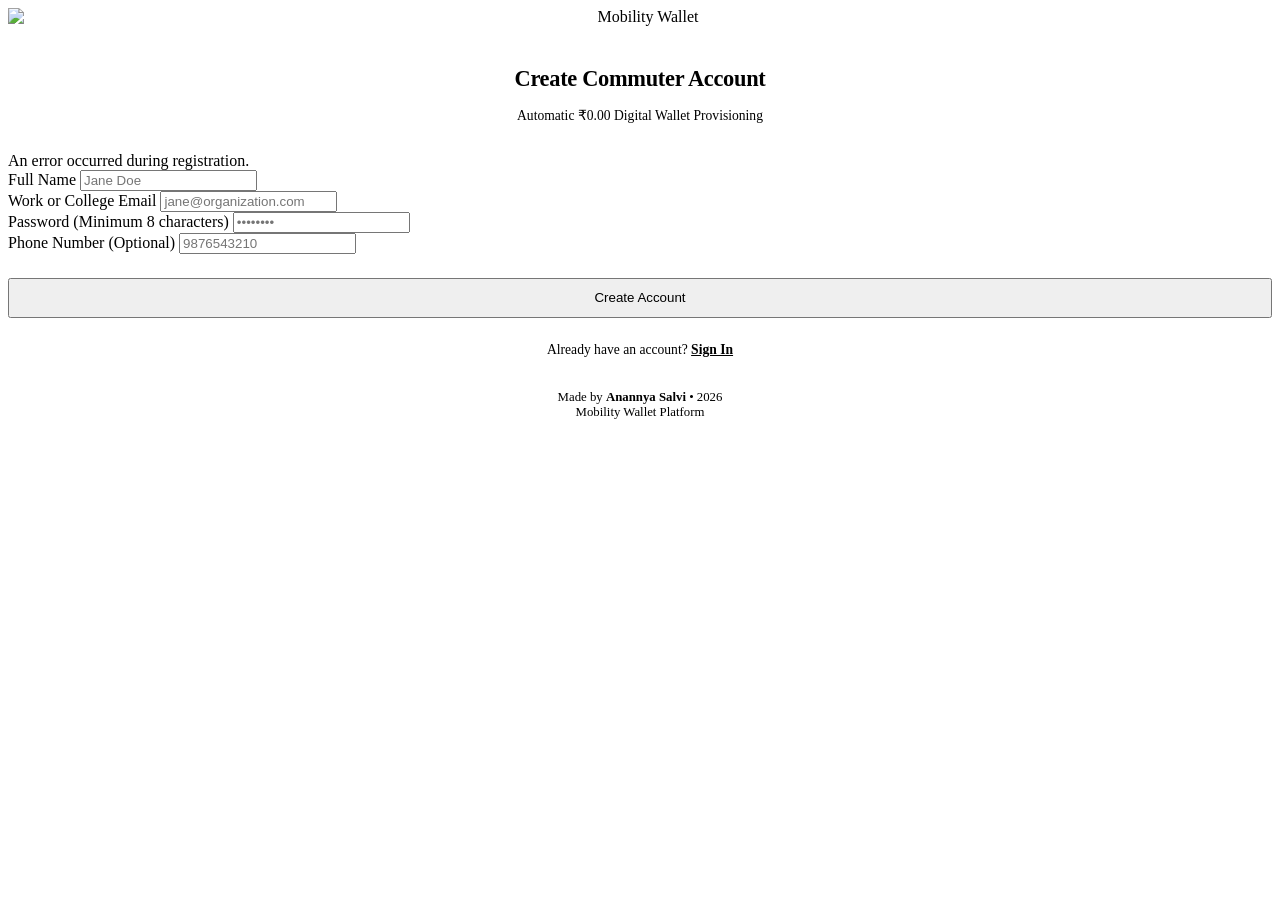
<file: src/main/resources/templates/auth/register.html>
<!DOCTYPE html>
<html lang="en" xmlns:th="http://www.thymeleaf.org">
<head>
    <meta charset="UTF-8">
    <meta name="viewport" content="width=device-width, initial-scale=1.0">
    <meta name="theme-color" content="#0F172A">
    <title>Create Account | Mobility Wallet</title>
    <link rel="icon" type="image/svg+xml" th:href="@{/favicon.svg}">
    <link rel="alternate icon" type="image/png" th:href="@{/favicon.png}">
    <link rel="stylesheet" th:href="@{/css/main.css}">
</head>
<body class="auth-wrapper">
    <div class="auth-card">
        <div style="text-align: center; margin-bottom: 1.75rem;">
            <img th:src="@{/images/logo.svg}" alt="Mobility Wallet" height="38" style="margin: 0 auto 1.25rem; display: block;">
            <h1 style="font-size: 1.4rem; font-weight: 700; color: var(--neutral-900); letter-spacing: -0.3px;">Create Commuter Account</h1>
            <p style="font-size: 0.85rem; color: var(--text-secondary); margin-top: 0.25rem;">Automatic ₹0.00 Digital Wallet Provisioning</p>
        </div>

        <!-- Error banner without emojis -->
        <div th:if="${errorMessage}" class="alert alert-danger">
            <span th:text="${errorMessage}">An error occurred during registration.</span>
        </div>

        <!-- Registration form with CSRF -->
        <form th:action="@{/register}" th:object="${registerRequest}" method="post">
            <input type="hidden" th:if="${_csrf != null}" th:name="${_csrf.parameterName}" th:value="${_csrf.token}" />

            <div class="form-group">
                <label class="form-label" for="name">Full Name</label>
                <input type="text" id="name" th:field="*{name}" class="form-control" placeholder="Jane Doe" required>
                <small th:if="${#fields.hasErrors('name')}" th:errors="*{name}" style="color: var(--danger); font-size: 0.8rem;"></small>
            </div>

            <div class="form-group">
                <label class="form-label" for="email">Work or College Email</label>
                <input type="email" id="email" th:field="*{email}" class="form-control" placeholder="jane@organization.com" required>
                <small th:if="${#fields.hasErrors('email')}" th:errors="*{email}" style="color: var(--danger); font-size: 0.8rem;"></small>
            </div>

            <div class="form-group">
                <label class="form-label" for="password">Password (Minimum 8 characters)</label>
                <input type="password" id="password" th:field="*{password}" class="form-control" placeholder="••••••••" required>
                <small th:if="${#fields.hasErrors('password')}" th:errors="*{password}" style="color: var(--danger); font-size: 0.8rem;"></small>
            </div>

            <div class="form-group" style="margin-bottom: 1.5rem;">
                <label class="form-label" for="phone">Phone Number (Optional)</label>
                <input type="tel" id="phone" th:field="*{phone}" class="form-control" placeholder="9876543210">
            </div>

            <button type="submit" class="btn btn-primary" style="width: 100%; padding: 0.65rem;">Create Account</button>
        </form>

        <div style="text-align: center; margin-top: 1.5rem; font-size: 0.85rem; color: var(--text-secondary);">
            Already have an account? <a th:href="@{/login}" style="color: var(--primary); font-weight: 600; text-decoration: underline;">Sign In</a>
        </div>
    </div>

    <footer style="margin-top: 2rem; text-align: center; font-size: 0.8rem; color: var(--text-muted);">
        <div>Made by <strong style="color: var(--neutral-800);">Anannya Salvi</strong> • 2026</div>
        <div>Mobility Wallet Platform</div>
    </footer>
</body>
</html>
</file>
